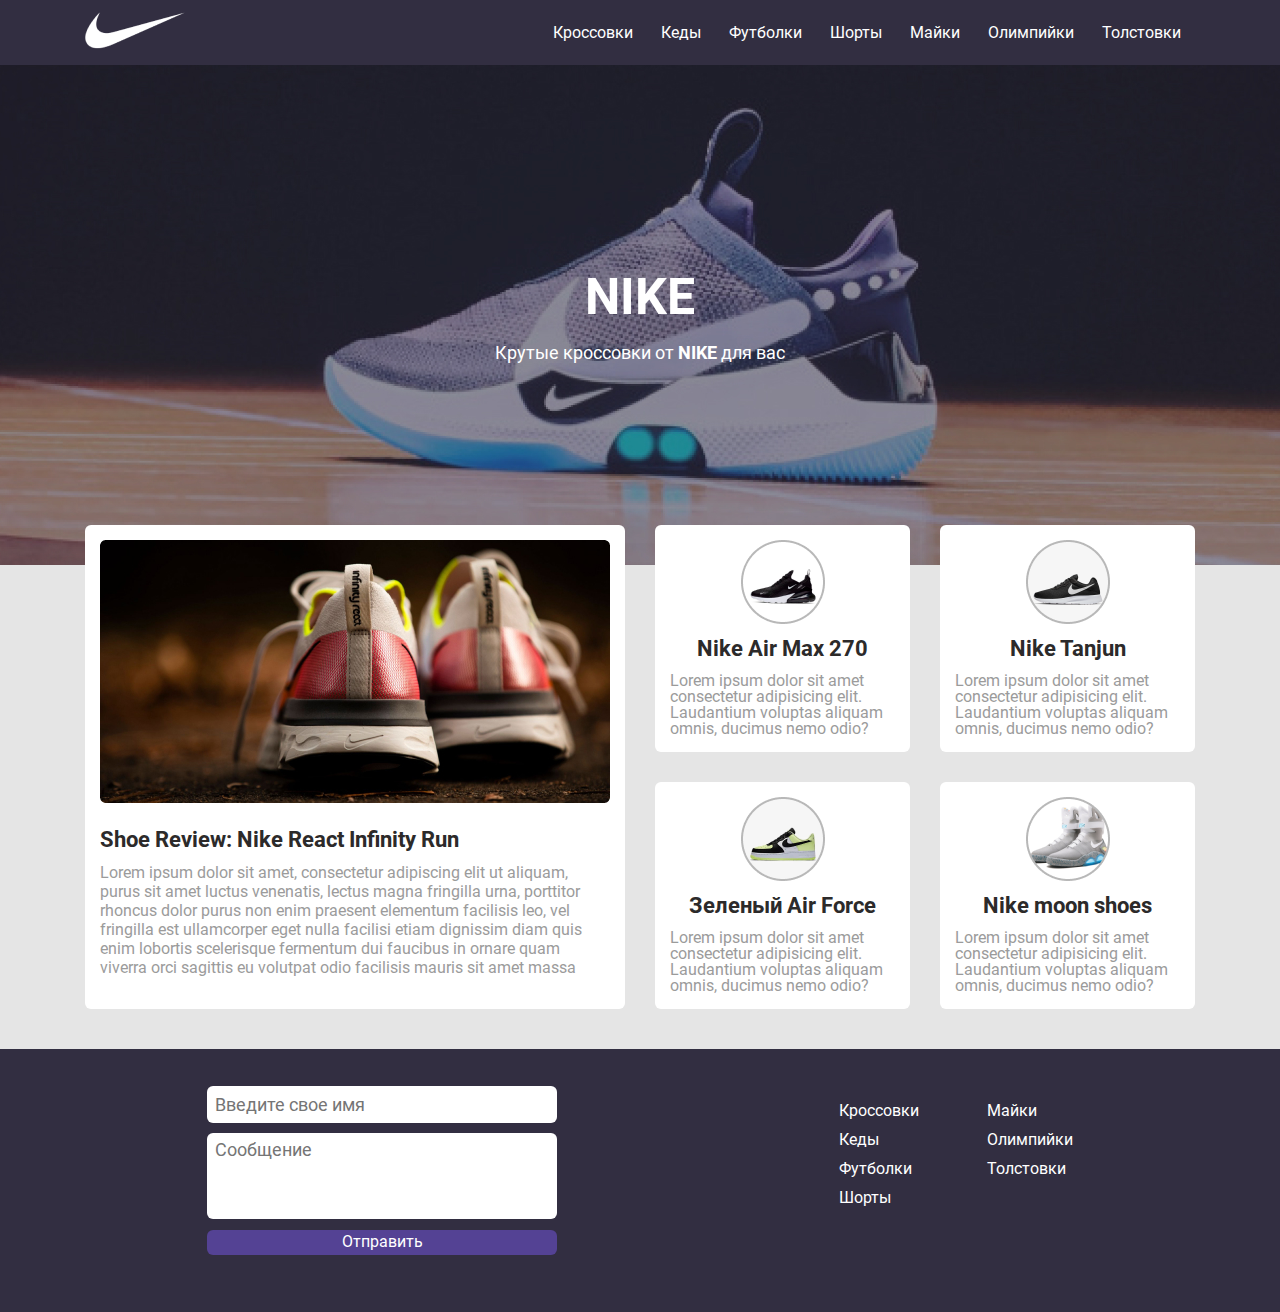
<file: index.html>
<!DOCTYPE html>
<html lang="en">
<head>
    <meta charset="UTF-8">
    <meta http-equiv="X-UA-Compatible" content="IE=edge">
    <meta name="viewport" content="width=device-width, initial-scale=1.0">
    <title>Nike</title>
    <link rel="stylesheet" href="styles/styles.css">
</head>
<body>
    <header class="header">
        <div class="navigate">
            <div class="container">
                <nav class="header_nav">
                    <a href="#" class="logo">
                        <img src="images/logo.png" alt="">
                    </a>
                    <input type="checkbox" id="check">
                    <ul class="header_list">
                        <li><a href="#" class="header_link">Кроссовки</a></li>
                        <li><a href="#" class="header_link">Кеды</a></li>
                        <li><a href="#" class="header_link">Футболки</a></li>
                        <li><a href="#" class="header_link">Шорты</a></li>
                        <li><a href="#" class="header_link">Майки</a></li>
                        <li><a href="#" class="header_link">Олимпийки</a></li>
                        <li><a href="#" class="header_link">Толстовки</a></li>
                    </ul>
                    <label for="check" class="btn">
                        <span class="bars"></span>
                    </label>
                </nav>
            </div>
        </div>
        <div class="header_content">
            <h1 class="header_title">nike</h1>
            <p class="header_descr">Крутые кроссовки от <span>nike</span> для вас</p>
        </div>
    </header>
    
    <main class="main">
        <div class="container">
            <div class="cross">
                <div class="cross_left">
                    <img src="images/05.jpg" alt="" width="100%">
                    <h3 class="cross_title">Shoe Review: Nike React Infinity Run</h3>
                    <p class="cross_descr">Lorem ipsum dolor sit amet, consectetur adipiscing elit ut aliquam, purus sit amet luctus venenatis, lectus magna fringilla urna, porttitor rhoncus dolor purus non enim praesent elementum facilisis leo, vel fringilla est ullamcorper eget nulla facilisi etiam dignissim diam quis enim lobortis scelerisque fermentum dui faucibus in ornare quam viverra orci sagittis eu volutpat odio facilisis mauris sit amet massa</p>
                </div>
                <div class="cross_right">
                    <div class="cross_item">
                        <img src="images/02.png" alt="">
                        <h3 class="item_title">Nike Air Max 270</h3>
                        <p class="item_descr">Lorem ipsum dolor sit amet consectetur adipisicing elit. Laudantium voluptas aliquam omnis, ducimus nemo odio?</p>
                    </div>
                    <div class="cross_item">
                        <img src="images/04.png" alt="">
                        <h3 class="item_title"> Nike Tanjun</h3>
                        <p class="item_descr">Lorem ipsum dolor sit amet consectetur adipisicing elit. Laudantium voluptas aliquam omnis, ducimus nemo odio?</p>
                    </div>
                    <div class="cross_item mb-0">
                        <img src="images/03.png" alt="">
                        <h3 class="item_title">Зеленый Air Force</h3>
                        <p class="item_descr">Lorem ipsum dolor sit amet consectetur adipisicing elit. Laudantium voluptas aliquam omnis, ducimus nemo odio?</p>
                    </div>
                    <div class="cross_item mb-0">
                        <img src="images/01.png" alt="">
                        <h3 class="item_title">Nike moon shoes</h3>
                        <p class="item_descr">Lorem ipsum dolor sit amet consectetur adipisicing elit. Laudantium voluptas aliquam omnis, ducimus nemo odio?</p>
                    </div>
                </div>
                </div>
            </div>
    </main>
    
    <footer class="footer">
        <div class="content">
            <form class="footer_form">
                <input type="text" placeholder="Введите свое имя" class="footer_input">
                <textarea class="footer_area" placeholder="Сообщение"></textarea>
                <button class="footer_btn">Отправить</button>
            </form>
            <div class="footer_elems">
                <ul class="footer_list">
                    <li><a href="#" class="footer_link">Кроссовки</a></li>
                    <li><a href="#" class="footer_link">Кеды</a></li>
                    <li><a href="#" class="footer_link">Футболки</a></li>
                    <li><a href="#" class="footer_link">Шорты</a></li>
                </ul>
                <ul class="footer_list">
                    <li><a href="#" class="footer_link">Майки</a></li>
                    <li><a href="#" class="footer_link">Олимпийки</a></li>
                    <li><a href="#" class="footer_link">Толстовки</a></li>
                </ul>
            </div>
        </div>
    </footer>
</body>
</html>
</file>
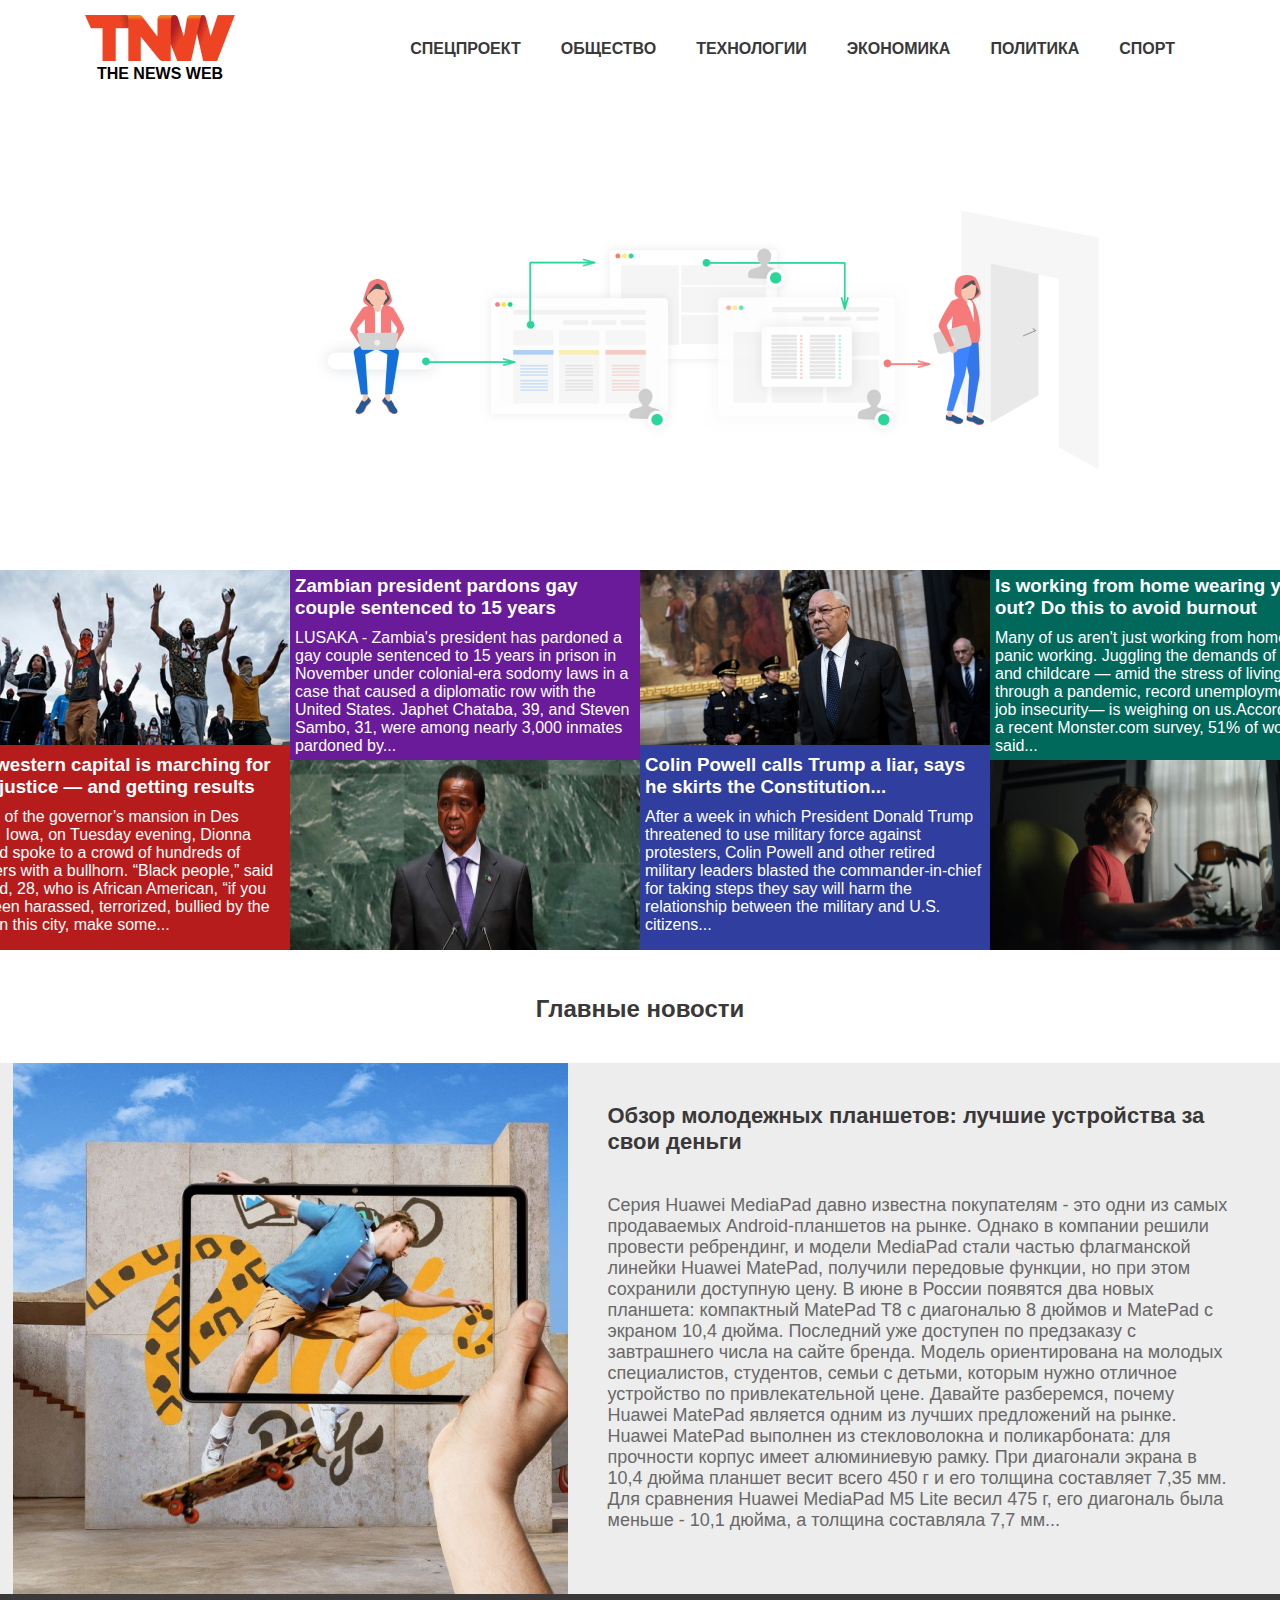
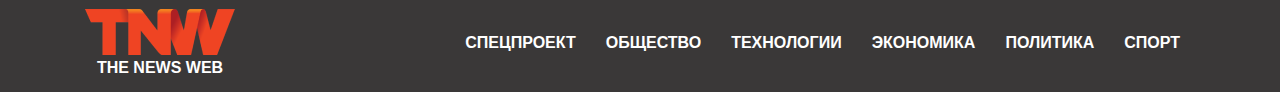
<file: Homework/index.html>
<!DOCTYPE html>
<html lang="en">
<head>
    <meta charset="UTF-8">
    <meta http-equiv="X-UA-Compatible" content="IE=edge">
    <meta name="viewport" content="width=device-width, initial-scale=1.0">
    <title>Web News</title>
    <link rel="stylesheet" href="styles/styles.css">
</head>
<body>

    <header class="header">
        <div class="navigate">
            <div class="container">
                <nav class="header_nav">
                    <div class="logotype"><a href="#" class="logo"><img src="images/logo.png" alt=""></a><p class="logo_descr">the news web</p></div>
                    <ul class="header_list">
                        <li><a href="#" class="header_link">спецпроект</a></li>
                        <li><a href="#" class="header_link">общество</a></li>
                        <li><a href="#" class="header_link">технологии</a></li>
                        <li><a href="#" class="header_link">экономика</a></li>
                        <li><a href="#" class="header_link">политика</a></li>
                        <li><a href="#" class="header_link">спорт</a></li>
                    </ul>
                </nav>
            </div>
        </div>
        <div class="header_content"><img src="images/head.png" alt=""></div>
    </header>

    <main class="main">
        <div class="boxes">
            <div class="box1"><img src="images/crowd.png" alt=""><h3 class="topic">A Midwestern capital is marching for racial justice — and getting results</h3><p class="boxdescr">Outside of the governor’s mansion in Des Moines, Iowa, on Tuesday evening, Dionna Langford spoke to a crowd of hundreds of protesters with a bullhorn. “Black people,” said Langford, 28, who is African American, “if you have been harassed, terrorized, bullied by the police, in this city, make some...</p></div>
            <div class="box2"><h3 class="topic">Zambian president pardons gay couple sentenced to 15 years</h3><p class="boxdescr">LUSAKA - Zambia's president has pardoned a gay couple sentenced to 15 years in prison in November under colonial-era sodomy laws in a case that caused a diplomatic row with the United States.
                Japhet Chataba, 39, and Steven Sambo, 31, were among nearly 3,000 inmates pardoned by...</p><img src="images/mrpresident.png" alt="president" width="350" height="190"></div>
            <div class="box3"><img src="images/politic.png" alt=""><h3 class="topic">Colin Powell calls Trump a liar, says he skirts the Constitution...</h3><p class="boxdescr">After a week in which President Donald Trump threatened to use military force against protesters, Colin Powell and other retired military leaders blasted the commander-in-chief for taking steps they say will harm the relationship between the military and U.S. citizens...</p></div>
            <div class="box4"><h3 class="topic">Is working from home wearing you out? Do this to avoid burnout</h3><p class="boxdescr">Many of us aren't just working from home, we're panic working. Juggling the demands of work and childcare — amid the stress of living through a pandemic, record unemployment and job insecurity— is weighing on us.According to a recent Monster.com survey, 51% of workers said...</p><img src="images/run-down-home-work-kb-main-200605_c8c488cc2ebd458bd652fd0d3d83d8c7 1.png" alt="" width="350" height="190"></div>
        </div>

        <h2 class="adtitle">Главные новости</h2>
        <div class="adbox">
            <div class="picture"><img src="images/huawei.png" alt=""></div>
            <div class="ad">
                <h3 class="adtopic">Обзор молодежных планшетов: лучшие устройства за свои деньги</h3>
                <p class="addescr">Серия Huawei MediaPad давно известна покупателям - это одни из самых продаваемых Android-планшетов на рынке. Однако в компании решили провести ребрендинг, и модели MediaPad стали частью флагманской линейки Huawei MatePad, получили передовые функции, но при этом сохранили доступную цену.
                    В июне в России появятся два новых планшета: компактный MatePad T8 с диагональю 8 дюймов и MatePad с экраном 10,4 дюйма. Последний уже доступен по предзаказу с завтрашнего числа на сайте бренда. Модель ориентирована на молодых специалистов, студентов, семьи с детьми, которым нужно отличное устройство по привлекательной цене. Давайте разберемся, почему Huawei MatePad является одним из лучших предложений на рынке. Huawei MatePad выполнен из стекловолокна и поликарбоната: для прочности корпус имеет алюминиевую рамку. При диагонали экрана в 10,4 дюйма планшет весит всего 450 г и его толщина составляет 7,35 мм. Для сравнения Huawei MediaPad M5 Lite весил 475 г, его диагональ была меньше - 10,1 дюйма, а толщина составляла 7,7 мм...</p>

            </div>
        </div>
    </main>


    <footer class="footer">
        <div class="navigate">
            <div class="container">
                <nav class="header_nav">
                    <div class="logotype"><a href="#" class="logo"><img src="images/logo.png" alt=""></a><p class="logo_descr">the news web</p></div>
                    <ul class="footer_list">
                        <li><a href="#" class="footer_link">спецпроект</a></li>
                        <li><a href="#" class="footer_link">общество</a></li>
                        <li><a href="#" class="footer_link">технологии</a></li>
                        <li><a href="#" class="footer_link">экономика</a></li>
                        <li><a href="#" class="footer_link">политика</a></li>
                        <li><a href="#" class="footer_link">спорт</a></li>
                    </ul>
                </nav>
            </div>
        </div>

    </footer>
</body>
</html>
</file>
<file: styles/styles.css>
@font-face{
    font-family: 'Roboto';
    src: url(../fonts/Roboto-Bold.ttf);
    font-weight: 700;
}

@font-face{
    font-family: 'Roboto';
    src: url(../fonts/Roboto-Regular.ttf);
    font-weight: 400;
}

*{
    margin: 0;
    padding: 0;
    text-decoration: none;
    box-sizing: border-box;
    list-style: none;
    font-family: 'Roboto';
    border: none;
}

.container{
    max-width: 1140px;
    width: 100%;
    margin: 0 auto;
    padding: 0 15px;   
}

.header{
    height: 565px;
    display: flex;
    flex-direction: column;
}

.navigate{
    background: #322E41;
    position: fixed;
    top: 0;
    height: 65px;
    z-index: 100;
    width: 100%;
}

.header_nav{
    display: flex;
    justify-content: space-between;
    align-items: center;
}

.header_list{
    display: flex;
}

.header_link{
    display: block;
    padding: 23px 14px;
    font-weight: 400;
    font-size: 16px;
    line-height: 19px;
    color: #FFFFFF;
}

.header_link:hover{
    color: #D47300;
    background: #fff;
}
.btn{
    display: none;
    width: 40px;
    height: 40px;
    background: #ffff;
    border-radius: 5px;
    align-items: center;
    justify-content: center;
}
.bars{
    display: block;
    background: #000;
    width: 25px;
    height: 2px;
    position: relative;
}
.bars::before, .bars::after{
    content: '';
    display: block;
    position: absolute;
    width: 100%;
    height: 2px;
    background: #000;
}
.bars::before{
    top: -7px;
}
.bars::after{
    top: 7px;
}
#check{
    display: none;
}
.header_content{
    flex-grow: 1;
    display: flex;
    flex-direction: column;
    align-items: center;
    justify-content: center;
    background-image: url(../images/BG.jpg);
    background-repeat: no-repeat;
    background-size: cover;
    background-position: center;
    margin-top: 65px;
}

.header_title{
    color: #FFFF;
    text-transform: uppercase;
    font-weight: bold;
    font-size: 50px;
    line-height: 59px;
    margin-bottom: 15px;
}

.header_descr{
    color: #FFFF;
    font-size: 18px;
    line-height: 21px;
    font-weight: normal;

}
.header_descr span{
    font-weight: bold;
    text-transform: uppercase;
}

.main{
    background: #E5E5E5;
}

.cross{
    display: flex;
    justify-content: space-between;
    position: relative;
    top: -40px;
}

.cross_left{
    max-width: 540px;
    width: 100%;
    border-radius: 6px;
    background: #FFFF;
    padding: 15px;
}

.cross_title{
    font-weight: bold;
    font-size: 22px;
    line-height: 26px;
    margin: 20px 0 10px;
    color: #2C2A2A;
}

.cross_descr{
    font-weight: normal;
    font-size: 16px;
    line-height: 19px;
    color: #9B9B9B;
}

.cross_right{
    max-width: 540px;
    width: 100%;
    display: flex;
    justify-content: space-between;
    flex-wrap: wrap;
}

.cross_item{
    max-width: 255px;
    width: 100%;
    padding: 15px;
    margin-bottom: 30px;
    border-radius: 6px;
    background: #FFFF;
    display: flex;
    flex-direction: column;
    align-items: center;
}

.item_title{
    font-weight: bold;
    font-size: 22px;
    margin: 12px 0;
    color: #2C2A2A;
}

.item_descr{
    font-weight: normal;
    font-size: 16px;
    line-height: 16px;
    color: #9B9B9B;
}

.mb-0{
    margin-bottom: 0;
}

.content{
    max-width: 896px;
    padding: 0 15px;
    width: 100%;
    margin: 0 auto;
    display: flex;
    justify-content: space-between;
}

.footer_elems{
    display: flex;
    padding-top: 15px;
}

.footer{
    background: #322E41;
    padding: 37px 0 57px;
}

.footer_form{
    max-width: 350px;
    width: 100%;
    display: flex;
    flex-direction: column;
}

.footer_input{
    display: block;
    padding: 8px;
    font-weight: normal;
    font-size: 18px;
    color: #9B9B9B;
    margin-bottom: 10px;
    border-radius: 6px;
}

input:focus, textarea:focus{
    border: none;
    outline: none;
}

.footer_area{
    display: block;
    padding: 8px;
    border-radius: 6px;
    font-weight: normal;
    font-size: 18px;
    line-height: 18px;
    color: #9B9B9B;
    margin-bottom: 11px;
    resize: none;
    height: 86px;
}

.footer_btn{
    font-weight: normal;
    display: block;
    padding: 3px 0 4px;
    font-size: 16px;
    line-height: 18px;
    color: #FFFF;
    background: #544294;
    border-radius: 6px;
}

.footer_link{
    font-weight: normal;
    font-size: 16px;
    line-height: 19px;
    display: block;
    margin-bottom: 10px;
    color: #FFFF;
}

.footer_link:hover{
    color: #D47300;
}

.footer_elems .footer_list:first-child{
    margin-right: 68px;
}
@media(max-width: 1140px){
    .cross{
        display: grid;
        grid-template-columns: repeat(1, auto);
        justify-content: center;
        grid-gap: 30px;
    }
}
@media(max-width: 820px){
    .btn{
        display: flex;
    }
    .header_list{
        position: fixed;
        width: 250px;
        height: 100vh;
        background: rgba(0, 0, 0, 0.8);
        flex-direction: column;
        padding-top: 50px;
        right: -100%;
        top: 65px;
        transition: 0.5s;
    }
    .navigate{
        display: flex;
        align-items: center;
    }
    #check:checked ~ .header_list{
        right: 0;
    }
}
@media(max-width: 640px){
    .content{
        flex-direction: column;
        align-items: center;
    }
    .footer_form{
        margin-bottom: 30px;
    }
}
@media(max-width: 581px){
    .cross_right{
        flex-direction: column;
        align-items: center;
    }
    .mb-0{
        margin-bottom: 30px;
    }
}
</file>
<file: Homework/styles/styles.css>
*{
    padding: 0;
    margin: 0;
    text-decoration: none;
    box-sizing: border-box;
    list-style: none;
    font-family: sans-serif;

}

.container{
    max-width: 1140px;
    width: 100%;
    margin: 0 auto;
    padding: 0 15px;

}

.header{
    height: 565px;
    display: flex;
    flex-direction: column;
}

.header_nav{
    display: flex;
    justify-content: space-between;
    align-items: center;
}

.header_list{
    display: flex;


}

.header_link{
    display: block;
    padding: 40px 20px;
    font-weight: bold;
    text-transform: uppercase;
    color: #3A3838;
}

.header_link:hover{
    color: #EF4423;
}

.logotype{
    display: flex;
    flex-direction: column;
    align-items: center;
    text-transform: uppercase;
    font-weight: bold;
}

.header_content{
    display: flex;
    justify-content: center;
    padding-top: 106px;
    padding-left: 145px;

}

.boxes{
    display: flex;
    justify-content: center;
    padding: 5px;
}

.box1{
    display: block;
    width: 350px;
    height: 380px;
    color: #FFFF;
    background: #B71C1C;
}

.box2{
    display: block;
    width: 350px;
    height: 380px;
    color: #FFFF;
    background: #6A1B9A;

}

.box3{
    display: block;
    width: 350px;
    height: 380px;
    color: #FFFF;
    background: #303F9F;
}

.box4{
    display: block;
    width: 350px;
    height: 380px;
    color: #FFFF;
    background: #00695C;
}

.topic{
    padding: 5px;
}

.boxdescr{
    padding: 5px;
}

.footer{
    background: #3A3838;
    color: #FFFF;
}

.footer_list{
    display: flex;

}

.footer_link{
    display: block;
    padding: 40px 15px;
    font-weight: bold;
    text-transform: uppercase;
    color: #FFFF;
}

.footer_link:hover{
    color: #EF4423;
}

.adtitle{
    display: flex;
    justify-content: center;
    padding: 40px;
    color: #3A3838;
}

.adbox{
    display: flex;
    flex-direction: row;
    justify-content: center;
    background:  #EDEDED;

}

.ad{
    display: block;
    width: 700px;
    height: 450px;
    padding: 20px;
}

.adtopic{
    font-size: 22px;
    font-weight: 700;
    padding: 20px;
    color: #3A3838;
}

.addescr{
    font-size: 18px;
    padding: 20px;
    color: #686868;
}

.picture{
    height: 531px;
}
</file>
